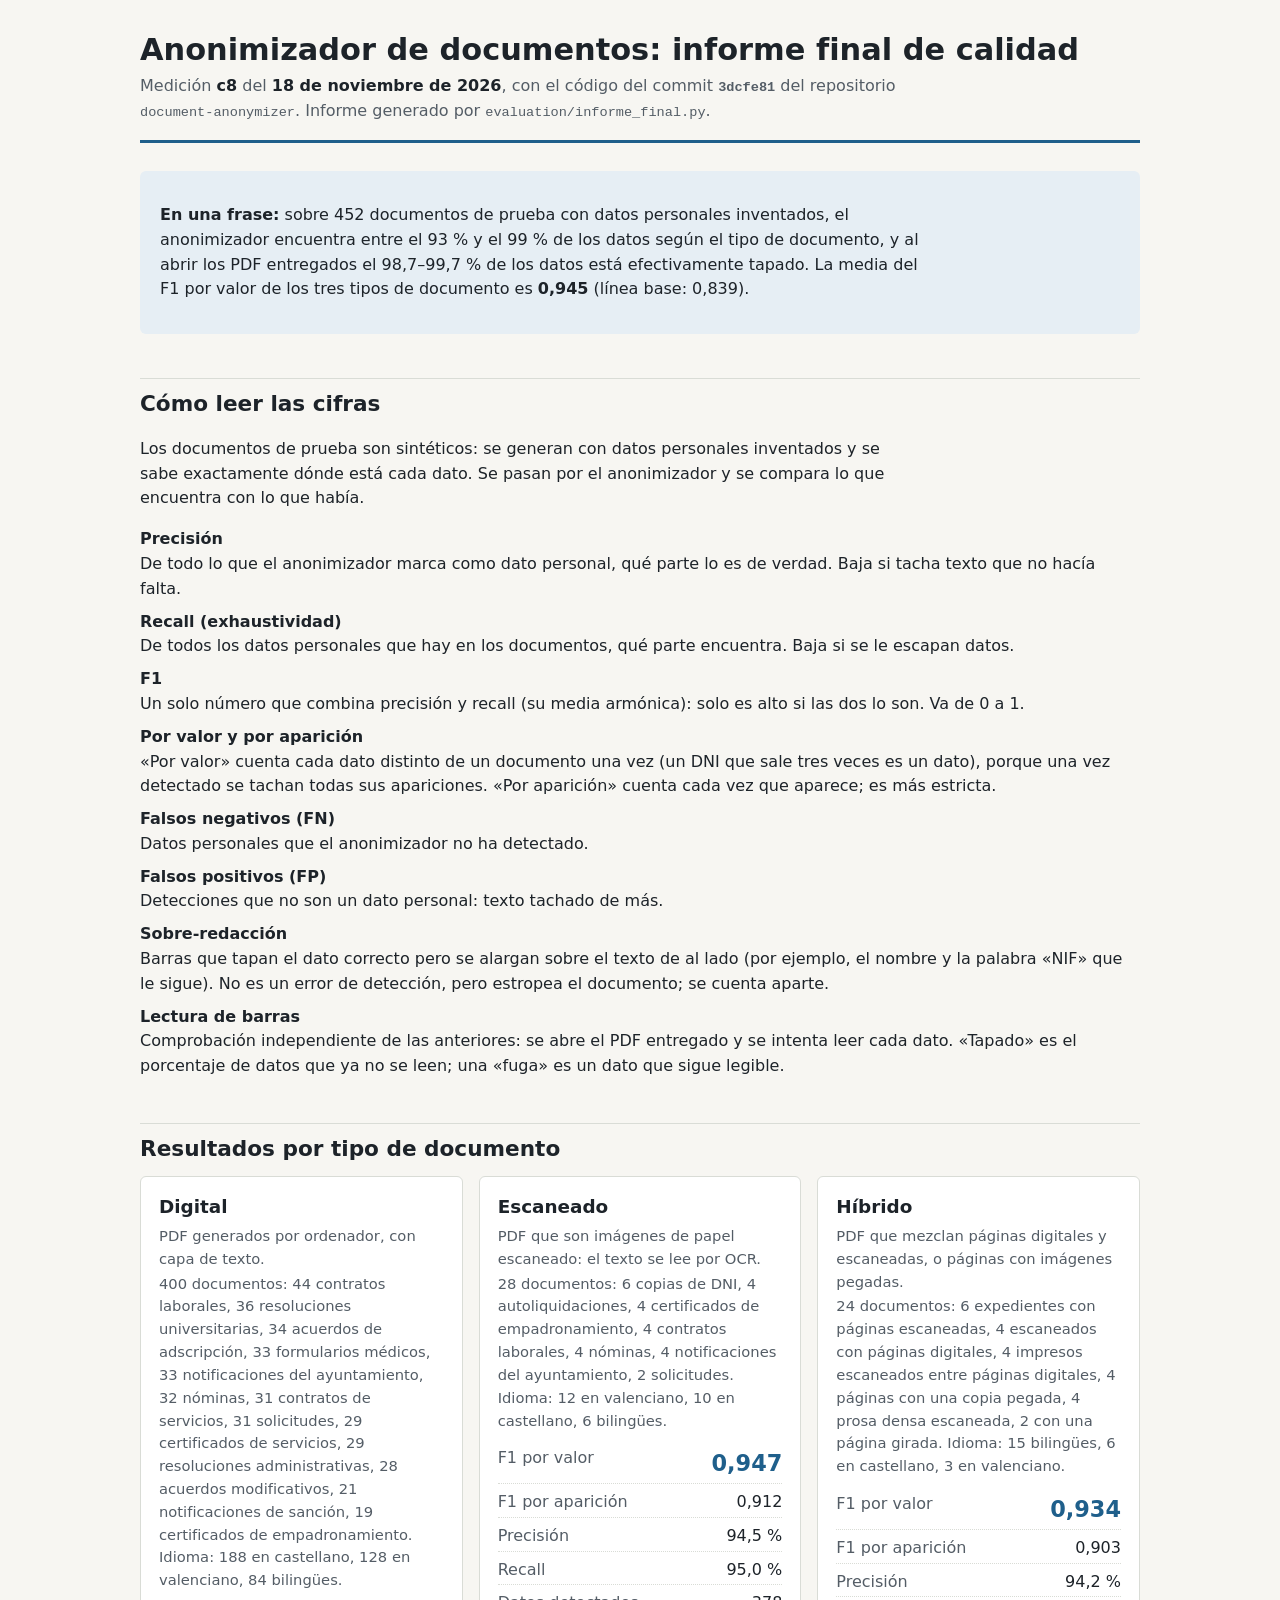
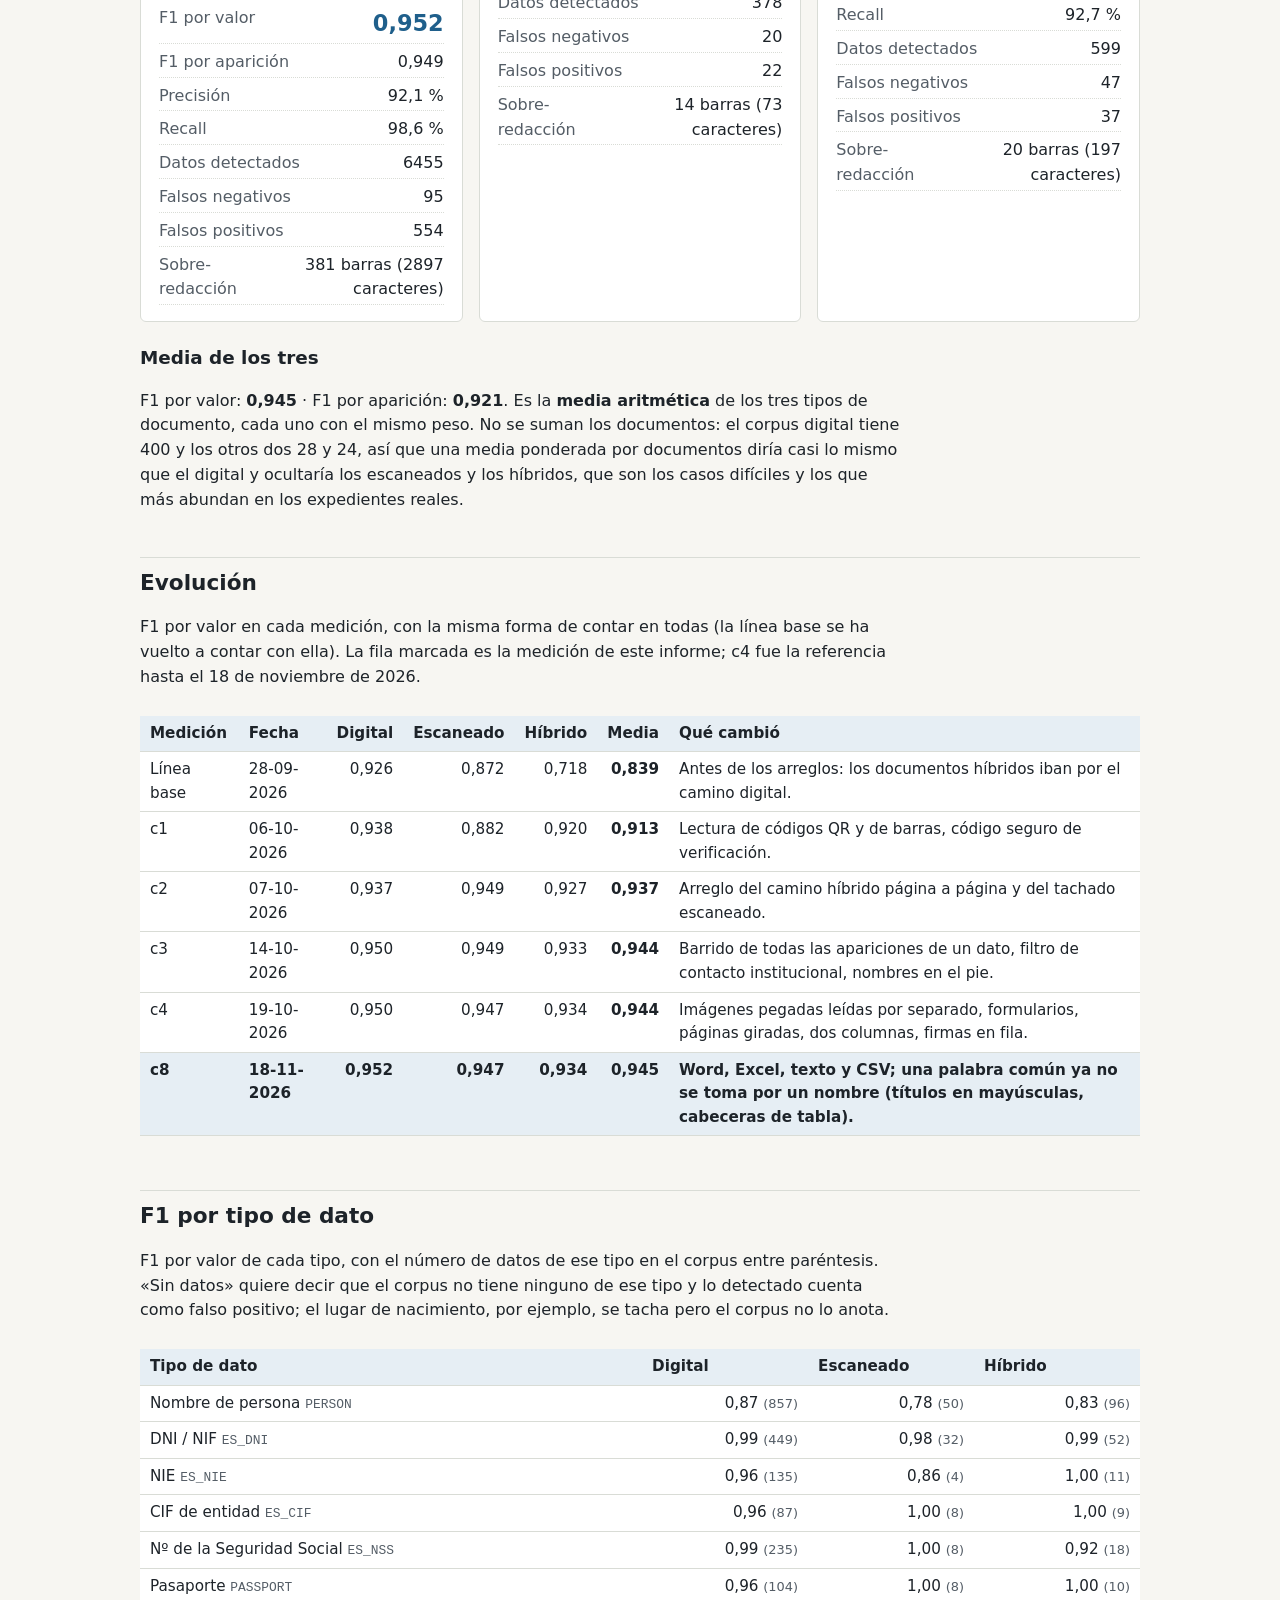
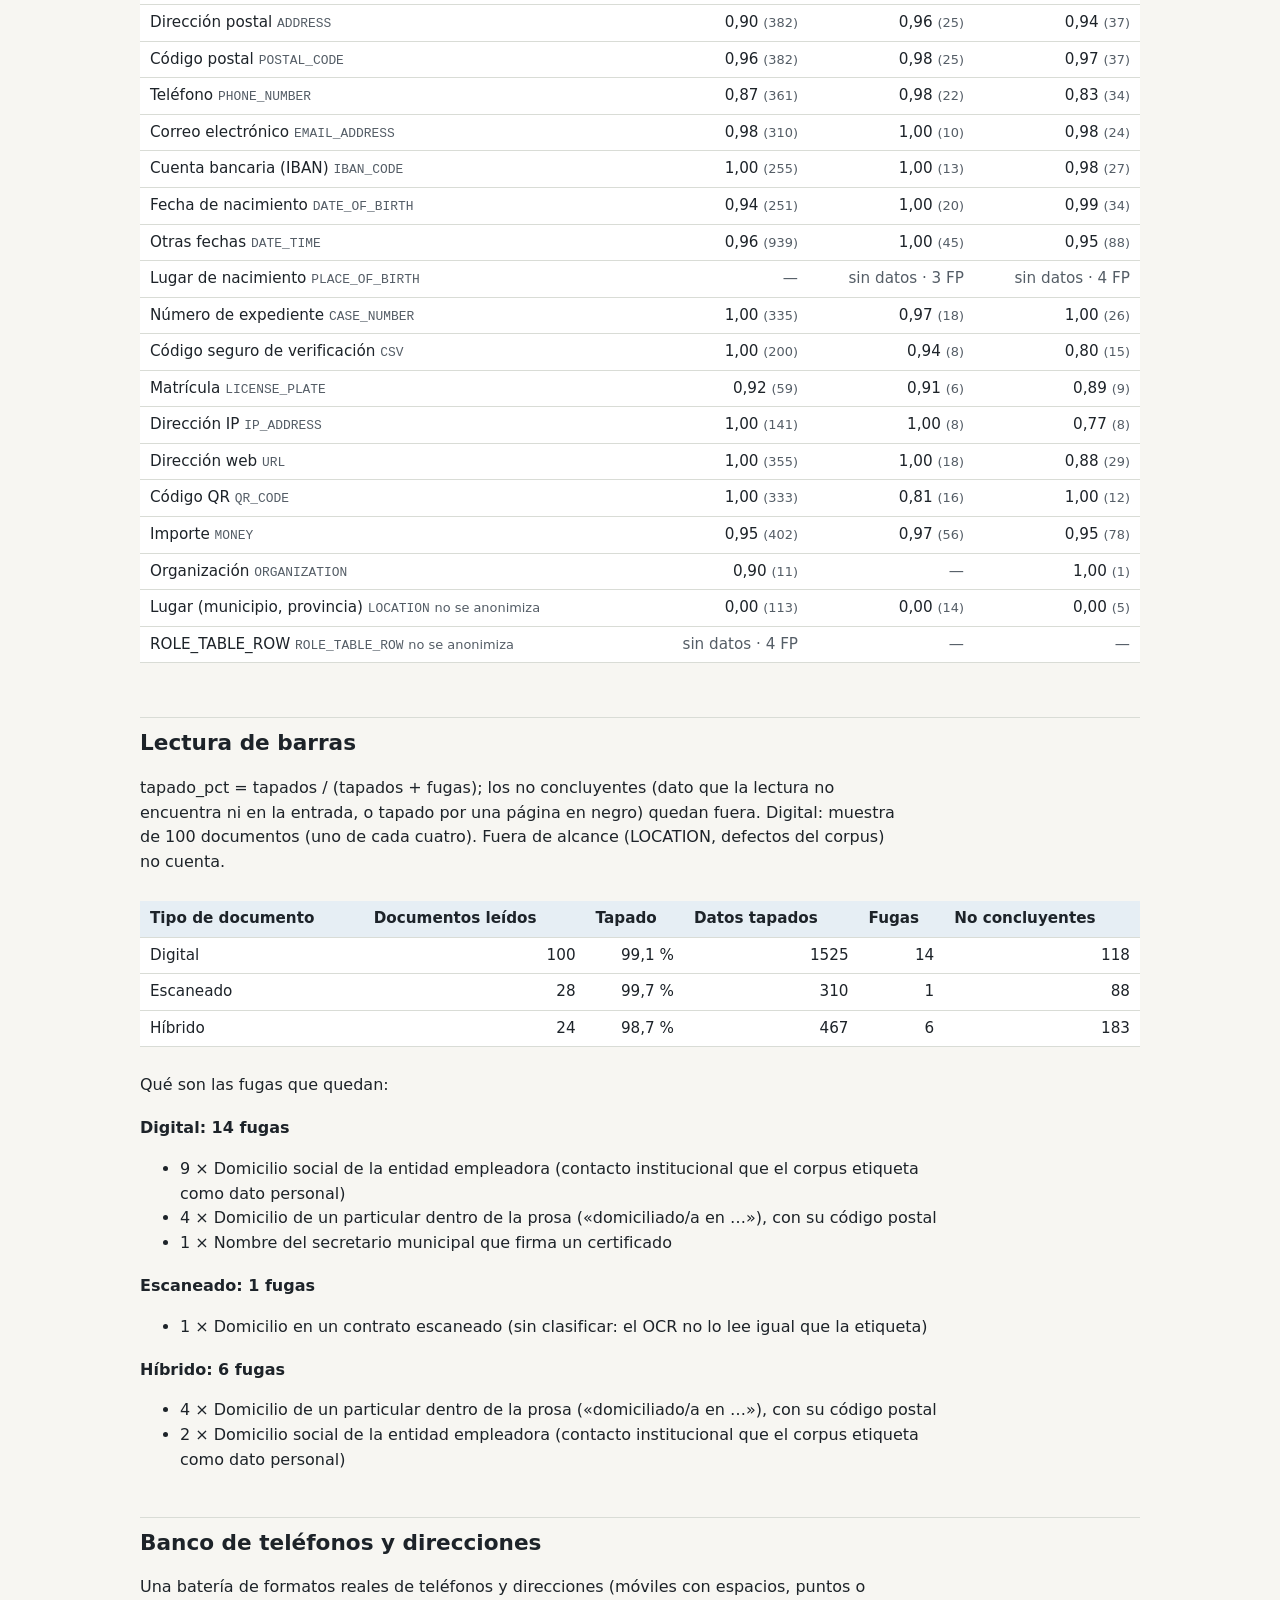
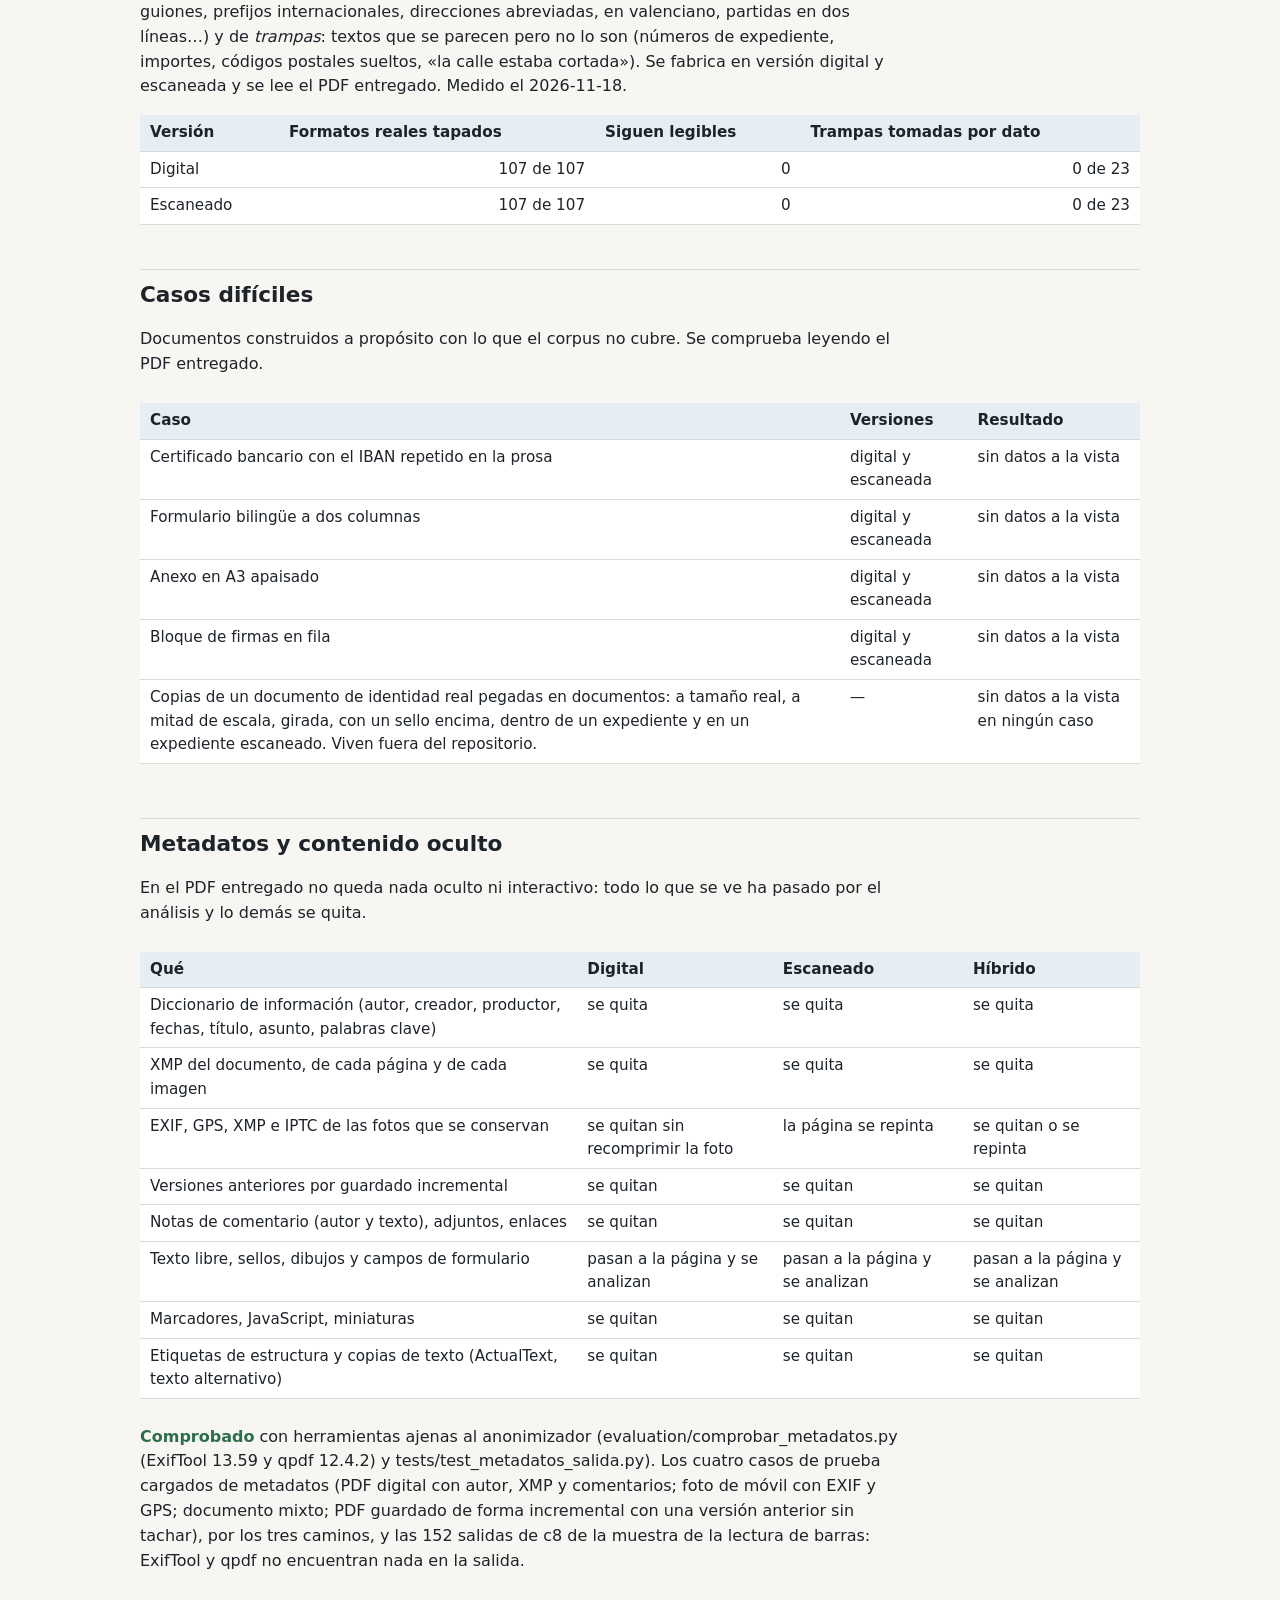
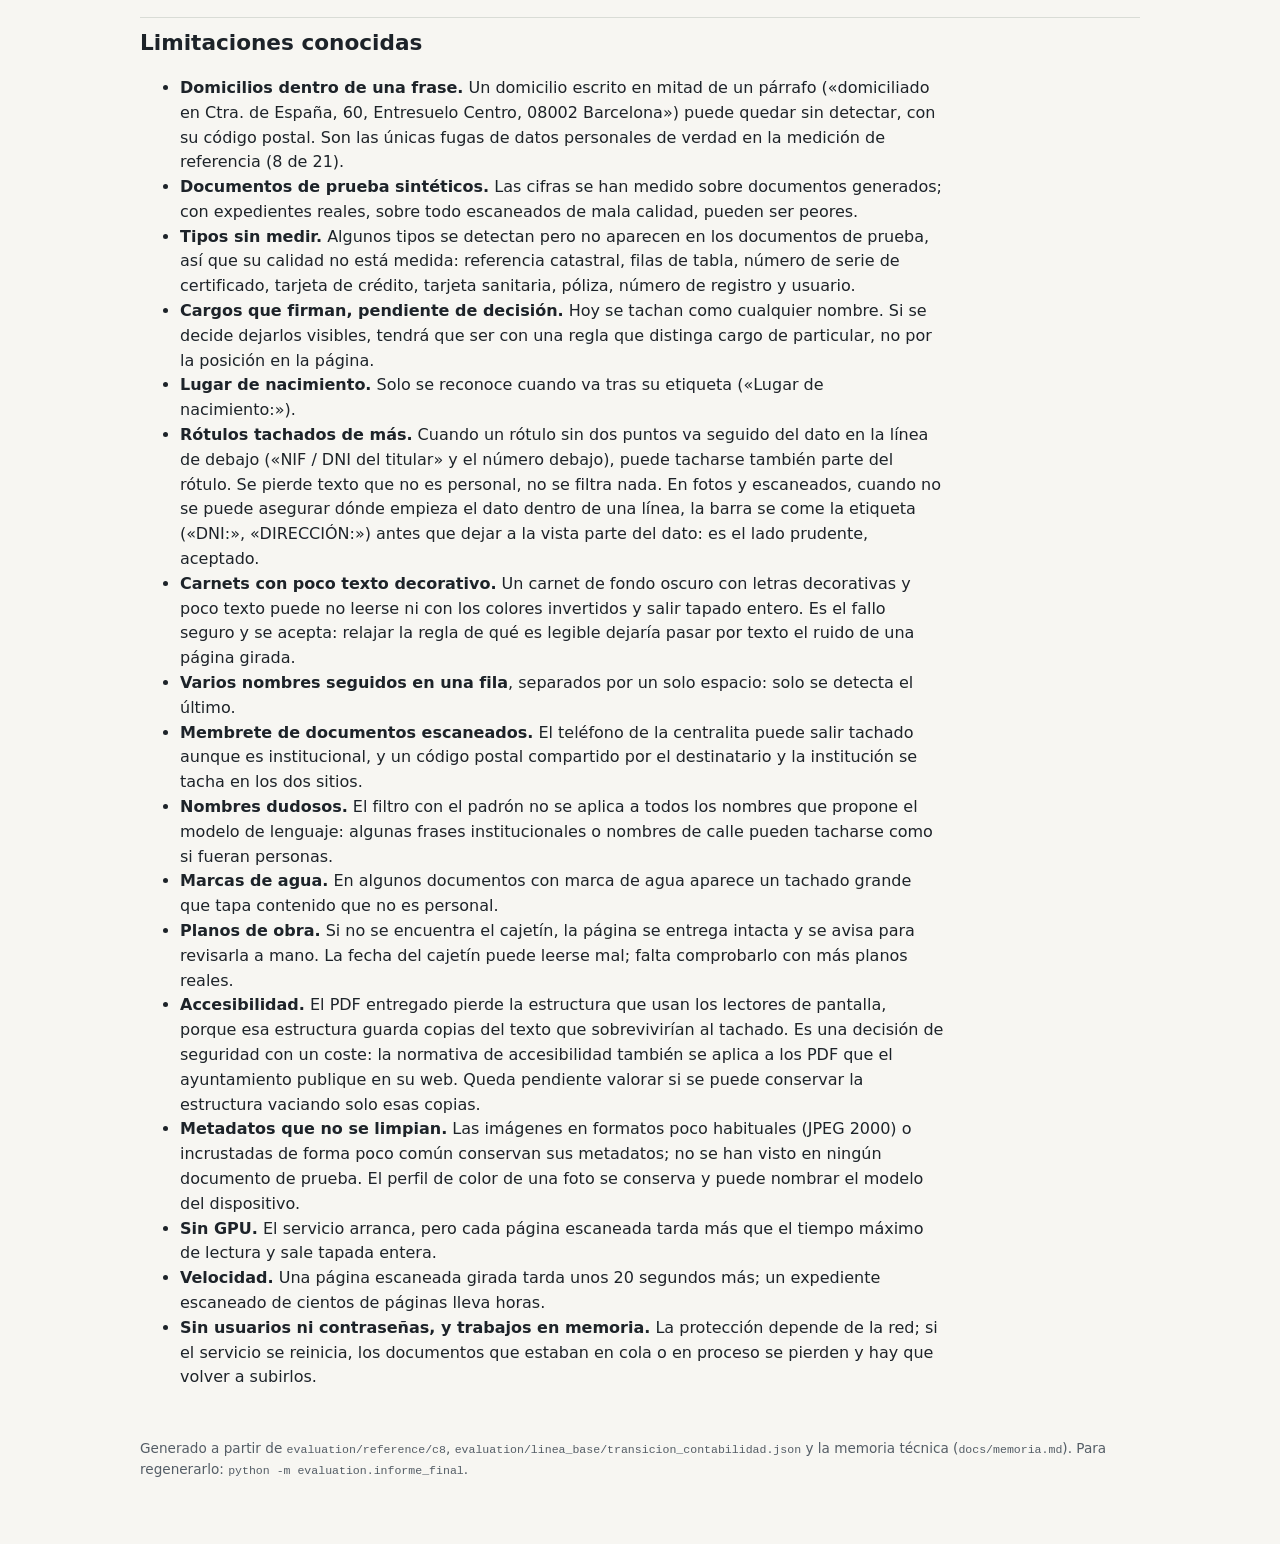
<file: evaluation/informe_final.html>
<!doctype html>
<html lang=es>
<head>
<meta charset=utf-8>
<meta name=viewport content="width=device-width, initial-scale=1">
<title>Anonimizador: informe final de calidad</title>
<style>
:root {
  --fondo: #f7f6f2; --papel: #ffffff; --tinta: #1d2329; --suave: #545d66; --linea: #d9dcd6;
  --acento: #1f5f8b; --acento-suave: #e6eef4; --bien: #2c6e49; --aviso: #8a5a00;
}
@media (prefers-color-scheme: dark) {
  :root { --fondo: #15191d; --papel: #1d2328; --tinta: #e6e8e9; --suave: #a3abb2; --linea: #343c43;
          --acento: #7fb4d9; --acento-suave: #22313c; --bien: #7cc49a; --aviso: #e0b35a; }
}
* { box-sizing: border-box; }
body { margin: 0; background: var(--fondo); color: var(--tinta);
       font: 16px/1.55 "Segoe UI", system-ui, -apple-system, "Helvetica Neue", Arial, sans-serif; }
main { max-width: 1040px; margin: 0 auto; padding: 32px 20px 64px; }
header { border-bottom: 3px solid var(--acento); padding-bottom: 16px; margin-bottom: 28px; }
h1 { font-size: 1.9rem; margin: 0 0 6px; line-height: 1.2; }
h2 { font-size: 1.35rem; margin: 44px 0 10px; padding-top: 8px; border-top: 1px solid var(--linea); }
h3 { margin: 0 0 4px; font-size: 1.15rem; }
h4 { margin: 18px 0 4px; }
p, li { max-width: 75ch; }
.meta { color: var(--suave); margin: 0; }
.meta strong { color: var(--tinta); }
.resumen { background: var(--acento-suave); border-radius: 6px; padding: 16px 20px; }
.corpus-fila { display: grid; grid-template-columns: repeat(auto-fit, minmax(290px, 1fr)); gap: 16px; }
.corpus { background: var(--papel); border: 1px solid var(--linea); border-radius: 6px; padding: 16px 18px; }
.corpus .desc { color: var(--suave); font-size: .92rem; margin: 2px 0; }
dl { margin: 12px 0 0; display: grid; gap: 4px; }
dl div { display: flex; justify-content: space-between; gap: 12px; border-bottom: 1px dotted var(--linea); padding: 2px 0; }
dt { color: var(--suave); }
dd { margin: 0; font-variant-numeric: tabular-nums; text-align: right; }
dd.grande { font-size: 1.4rem; font-weight: 600; color: var(--acento); }
.tabla { overflow-x: auto; }
table { border-collapse: collapse; width: 100%; background: var(--papel); margin: 10px 0; font-size: .95rem; }
th, td { border-bottom: 1px solid var(--linea); padding: 6px 10px; text-align: left; vertical-align: top; }
thead th { background: var(--acento-suave); font-weight: 600; }
tbody th { font-weight: 500; }
td.n { text-align: right; font-variant-numeric: tabular-nums; white-space: nowrap; }
td.vacio { color: var(--suave); }
tr.final th, tr.final td { background: var(--acento-suave); font-weight: 600; }
.nota { color: var(--suave); font-size: .85em; font-weight: normal; }
code { font-family: Consolas, "Courier New", monospace; font-size: .85em; color: var(--suave); }
.glosario dt { font-weight: 600; color: var(--tinta); margin-top: 8px; }
.glosario dd { text-align: left; margin: 0 0 4px; color: var(--tinta); }
.glosario { display: block; }
.ok { color: var(--bien); font-weight: 600; }
footer { margin-top: 48px; color: var(--suave); font-size: .85rem; }
@media print { body { background: #fff; } h2 { break-after: avoid; } .corpus, table { break-inside: avoid; } }
</style>
</head>
<body>
<main>
<header>
  <h1>Anonimizador de documentos: informe final de calidad</h1>
  <p class=meta>Medición <strong>c8</strong> del <strong>18 de noviembre de 2026</strong>, con el código del commit
  <strong><code>3dcfe81</code></strong> del repositorio <code>document-anonymizer</code>.
  Informe generado por <code>evaluation/informe_final.py</code>.</p>
</header>

<section class=resumen>
<p><strong>En una frase:</strong> sobre 452 documentos de prueba con datos personales inventados, el
anonimizador encuentra entre el 93 % y el
99 % de los datos según el tipo de documento, y al
abrir los PDF entregados el 98,7–99,7 %
de los datos está efectivamente tapado. La media del F1 por valor de los tres tipos de documento es
<strong>0,945</strong> (línea base: 0,839).</p>
</section>

<h2>Cómo leer las cifras</h2>
<p>Los documentos de prueba son sintéticos: se generan con datos personales inventados y se sabe exactamente dónde
está cada dato. Se pasan por el anonimizador y se compara lo que encuentra con lo que había.</p>
<dl class=glosario>
  <dt>Precisión</dt><dd>De todo lo que el anonimizador marca como dato personal, qué parte lo es de verdad. Baja si tacha texto que no hacía falta.</dd>
  <dt>Recall (exhaustividad)</dt><dd>De todos los datos personales que hay en los documentos, qué parte encuentra. Baja si se le escapan datos.</dd>
  <dt>F1</dt><dd>Un solo número que combina precisión y recall (su media armónica): solo es alto si las dos lo son. Va de 0 a 1.</dd>
  <dt>Por valor y por aparición</dt><dd>«Por valor» cuenta cada dato distinto de un documento una vez (un DNI que sale tres veces es un dato), porque una vez detectado se tachan todas sus apariciones. «Por aparición» cuenta cada vez que aparece; es más estricta.</dd>
  <dt>Falsos negativos (FN)</dt><dd>Datos personales que el anonimizador no ha detectado.</dd>
  <dt>Falsos positivos (FP)</dt><dd>Detecciones que no son un dato personal: texto tachado de más.</dd>
  <dt>Sobre-redacción</dt><dd>Barras que tapan el dato correcto pero se alargan sobre el texto de al lado (por ejemplo, el nombre y la palabra «NIF» que le sigue). No es un error de detección, pero estropea el documento; se cuenta aparte.</dd>
  <dt>Lectura de barras</dt><dd>Comprobación independiente de las anteriores: se abre el PDF entregado y se intenta leer cada dato. «Tapado» es el porcentaje de datos que ya no se leen; una «fuga» es un dato que sigue legible.</dd>
</dl>

<h2>Resultados por tipo de documento</h2>
<div class=corpus-fila>
<section class=corpus>
  <h3>Digital</h3>
  <p class=desc>PDF generados por ordenador, con capa de texto.</p>
  <p class=desc>400 documentos: 44 contratos laborales, 36 resoluciones universitarias, 34 acuerdos de adscripción, 33 formularios médicos, 33 notificaciones del ayuntamiento, 32 nóminas, 31 contratos de servicios, 31 solicitudes, 29 certificados de servicios, 29 resoluciones administrativas, 28 acuerdos modificativos, 21 notificaciones de sanción, 19 certificados de empadronamiento. Idioma: 188 en castellano, 128 en valenciano, 84 bilingües.</p>
  <dl>
    <div><dt>F1 por valor</dt><dd class=grande>0,952</dd></div>
    <div><dt>F1 por aparición</dt><dd>0,949</dd></div>
    <div><dt>Precisión</dt><dd>92,1 %</dd></div>
    <div><dt>Recall</dt><dd>98,6 %</dd></div>
    <div><dt>Datos detectados</dt><dd>6455</dd></div>
    <div><dt>Falsos negativos</dt><dd>95</dd></div>
    <div><dt>Falsos positivos</dt><dd>554</dd></div>
    <div><dt>Sobre-redacción</dt><dd>381 barras (2897 caracteres)</dd></div>
  </dl>
</section>
<section class=corpus>
  <h3>Escaneado</h3>
  <p class=desc>PDF que son imágenes de papel escaneado: el texto se lee por OCR.</p>
  <p class=desc>28 documentos: 6 copias de DNI, 4 autoliquidaciones, 4 certificados de empadronamiento, 4 contratos laborales, 4 nóminas, 4 notificaciones del ayuntamiento, 2 solicitudes. Idioma: 12 en valenciano, 10 en castellano, 6 bilingües.</p>
  <dl>
    <div><dt>F1 por valor</dt><dd class=grande>0,947</dd></div>
    <div><dt>F1 por aparición</dt><dd>0,912</dd></div>
    <div><dt>Precisión</dt><dd>94,5 %</dd></div>
    <div><dt>Recall</dt><dd>95,0 %</dd></div>
    <div><dt>Datos detectados</dt><dd>378</dd></div>
    <div><dt>Falsos negativos</dt><dd>20</dd></div>
    <div><dt>Falsos positivos</dt><dd>22</dd></div>
    <div><dt>Sobre-redacción</dt><dd>14 barras (73 caracteres)</dd></div>
  </dl>
</section>
<section class=corpus>
  <h3>Híbrido</h3>
  <p class=desc>PDF que mezclan páginas digitales y escaneadas, o páginas con imágenes pegadas.</p>
  <p class=desc>24 documentos: 6 expedientes con páginas escaneadas, 4 escaneados con páginas digitales, 4 impresos escaneados entre páginas digitales, 4 páginas con una copia pegada, 4 prosa densa escaneada, 2 con una página girada. Idioma: 15 bilingües, 6 en castellano, 3 en valenciano.</p>
  <dl>
    <div><dt>F1 por valor</dt><dd class=grande>0,934</dd></div>
    <div><dt>F1 por aparición</dt><dd>0,903</dd></div>
    <div><dt>Precisión</dt><dd>94,2 %</dd></div>
    <div><dt>Recall</dt><dd>92,7 %</dd></div>
    <div><dt>Datos detectados</dt><dd>599</dd></div>
    <div><dt>Falsos negativos</dt><dd>47</dd></div>
    <div><dt>Falsos positivos</dt><dd>37</dd></div>
    <div><dt>Sobre-redacción</dt><dd>20 barras (197 caracteres)</dd></div>
  </dl>
</section></div>

<h3 style="margin-top:22px">Media de los tres</h3>
<p>F1 por valor: <strong>0,945</strong> · F1 por aparición: <strong>0,921</strong>.
Es la <strong>media aritmética</strong> de los tres tipos de documento, cada uno con el mismo peso. No se suman
los documentos: el corpus digital tiene 400 y los otros dos 28 y 24, así que una media ponderada por documentos
diría casi lo mismo que el digital y ocultaría los escaneados y los híbridos, que son los casos difíciles y los
que más abundan en los expedientes reales.</p>

<h2>Evolución</h2>
<p>F1 por valor en cada medición, con la misma forma de contar en todas (la línea base se ha vuelto a contar con
ella). La fila marcada es la medición de este informe; c4 fue la referencia hasta el 18 de noviembre de 2026.</p>
<div class=tabla><table>
<thead><tr><th>Medición</th><th>Fecha</th><th>Digital</th><th>Escaneado</th><th>Híbrido</th><th>Media</th><th>Qué cambió</th></tr></thead>
<tbody><tr><th>Línea base</th><td>28-09-2026</td><td class=n>0,926</td><td class=n>0,872</td><td class=n>0,718</td><td class=n><strong>0,839</strong></td><td>Antes de los arreglos: los documentos híbridos iban por el camino digital.</td></tr><tr><th>c1</th><td>06-10-2026</td><td class=n>0,938</td><td class=n>0,882</td><td class=n>0,920</td><td class=n><strong>0,913</strong></td><td>Lectura de códigos QR y de barras, código seguro de verificación.</td></tr><tr><th>c2</th><td>07-10-2026</td><td class=n>0,937</td><td class=n>0,949</td><td class=n>0,927</td><td class=n><strong>0,937</strong></td><td>Arreglo del camino híbrido página a página y del tachado escaneado.</td></tr><tr><th>c3</th><td>14-10-2026</td><td class=n>0,950</td><td class=n>0,949</td><td class=n>0,933</td><td class=n><strong>0,944</strong></td><td>Barrido de todas las apariciones de un dato, filtro de contacto institucional, nombres en el pie.</td></tr><tr><th>c4</th><td>19-10-2026</td><td class=n>0,950</td><td class=n>0,947</td><td class=n>0,934</td><td class=n><strong>0,944</strong></td><td>Imágenes pegadas leídas por separado, formularios, páginas giradas, dos columnas, firmas en fila.</td></tr><tr class=final><th>c8</th><td>18-11-2026</td><td class=n>0,952</td><td class=n>0,947</td><td class=n>0,934</td><td class=n><strong>0,945</strong></td><td>Word, Excel, texto y CSV; una palabra común ya no se toma por un nombre (títulos en mayúsculas, cabeceras de tabla).</td></tr></tbody></table></div>

<h2>F1 por tipo de dato</h2>
<p>F1 por valor de cada tipo, con el número de datos de ese tipo en el corpus entre paréntesis. «Sin datos» quiere
decir que el corpus no tiene ninguno de ese tipo y lo detectado cuenta como falso positivo; el lugar de nacimiento,
por ejemplo, se tacha pero el corpus no lo anota.</p>
<div class=tabla><table>
<thead><tr><th>Tipo de dato</th><th>Digital</th><th>Escaneado</th><th>Híbrido</th></tr></thead>
<tbody><tr><th>Nombre de persona <code>PERSON</code></th><td class=n>0,87 <span class=nota>(857)</span></td><td class=n>0,78 <span class=nota>(50)</span></td><td class=n>0,83 <span class=nota>(96)</span></td></tr><tr><th>DNI / NIF <code>ES_DNI</code></th><td class=n>0,99 <span class=nota>(449)</span></td><td class=n>0,98 <span class=nota>(32)</span></td><td class=n>0,99 <span class=nota>(52)</span></td></tr><tr><th>NIE <code>ES_NIE</code></th><td class=n>0,96 <span class=nota>(135)</span></td><td class=n>0,86 <span class=nota>(4)</span></td><td class=n>1,00 <span class=nota>(11)</span></td></tr><tr><th>CIF de entidad <code>ES_CIF</code></th><td class=n>0,96 <span class=nota>(87)</span></td><td class=n>1,00 <span class=nota>(8)</span></td><td class=n>1,00 <span class=nota>(9)</span></td></tr><tr><th>Nº de la Seguridad Social <code>ES_NSS</code></th><td class=n>0,99 <span class=nota>(235)</span></td><td class=n>1,00 <span class=nota>(8)</span></td><td class=n>0,92 <span class=nota>(18)</span></td></tr><tr><th>Pasaporte <code>PASSPORT</code></th><td class=n>0,96 <span class=nota>(104)</span></td><td class=n>1,00 <span class=nota>(8)</span></td><td class=n>1,00 <span class=nota>(10)</span></td></tr><tr><th>Dirección postal <code>ADDRESS</code></th><td class=n>0,90 <span class=nota>(382)</span></td><td class=n>0,96 <span class=nota>(25)</span></td><td class=n>0,94 <span class=nota>(37)</span></td></tr><tr><th>Código postal <code>POSTAL_CODE</code></th><td class=n>0,96 <span class=nota>(382)</span></td><td class=n>0,98 <span class=nota>(25)</span></td><td class=n>0,97 <span class=nota>(37)</span></td></tr><tr><th>Teléfono <code>PHONE_NUMBER</code></th><td class=n>0,87 <span class=nota>(361)</span></td><td class=n>0,98 <span class=nota>(22)</span></td><td class=n>0,83 <span class=nota>(34)</span></td></tr><tr><th>Correo electrónico <code>EMAIL_ADDRESS</code></th><td class=n>0,98 <span class=nota>(310)</span></td><td class=n>1,00 <span class=nota>(10)</span></td><td class=n>0,98 <span class=nota>(24)</span></td></tr><tr><th>Cuenta bancaria (IBAN) <code>IBAN_CODE</code></th><td class=n>1,00 <span class=nota>(255)</span></td><td class=n>1,00 <span class=nota>(13)</span></td><td class=n>0,98 <span class=nota>(27)</span></td></tr><tr><th>Fecha de nacimiento <code>DATE_OF_BIRTH</code></th><td class=n>0,94 <span class=nota>(251)</span></td><td class=n>1,00 <span class=nota>(20)</span></td><td class=n>0,99 <span class=nota>(34)</span></td></tr><tr><th>Otras fechas <code>DATE_TIME</code></th><td class=n>0,96 <span class=nota>(939)</span></td><td class=n>1,00 <span class=nota>(45)</span></td><td class=n>0,95 <span class=nota>(88)</span></td></tr><tr><th>Lugar de nacimiento <code>PLACE_OF_BIRTH</code></th><td class='n vacio'>—</td><td class='n vacio'>sin datos · 3 FP</td><td class='n vacio'>sin datos · 4 FP</td></tr><tr><th>Número de expediente <code>CASE_NUMBER</code></th><td class=n>1,00 <span class=nota>(335)</span></td><td class=n>0,97 <span class=nota>(18)</span></td><td class=n>1,00 <span class=nota>(26)</span></td></tr><tr><th>Código seguro de verificación <code>CSV</code></th><td class=n>1,00 <span class=nota>(200)</span></td><td class=n>0,94 <span class=nota>(8)</span></td><td class=n>0,80 <span class=nota>(15)</span></td></tr><tr><th>Matrícula <code>LICENSE_PLATE</code></th><td class=n>0,92 <span class=nota>(59)</span></td><td class=n>0,91 <span class=nota>(6)</span></td><td class=n>0,89 <span class=nota>(9)</span></td></tr><tr><th>Dirección IP <code>IP_ADDRESS</code></th><td class=n>1,00 <span class=nota>(141)</span></td><td class=n>1,00 <span class=nota>(8)</span></td><td class=n>0,77 <span class=nota>(8)</span></td></tr><tr><th>Dirección web <code>URL</code></th><td class=n>1,00 <span class=nota>(355)</span></td><td class=n>1,00 <span class=nota>(18)</span></td><td class=n>0,88 <span class=nota>(29)</span></td></tr><tr><th>Código QR <code>QR_CODE</code></th><td class=n>1,00 <span class=nota>(333)</span></td><td class=n>0,81 <span class=nota>(16)</span></td><td class=n>1,00 <span class=nota>(12)</span></td></tr><tr><th>Importe <code>MONEY</code></th><td class=n>0,95 <span class=nota>(402)</span></td><td class=n>0,97 <span class=nota>(56)</span></td><td class=n>0,95 <span class=nota>(78)</span></td></tr><tr><th>Organización <code>ORGANIZATION</code></th><td class=n>0,90 <span class=nota>(11)</span></td><td class='n vacio'>—</td><td class=n>1,00 <span class=nota>(1)</span></td></tr><tr><th>Lugar (municipio, provincia) <code>LOCATION</code> <span class=nota>no se anonimiza</span></th><td class=n>0,00 <span class=nota>(113)</span></td><td class=n>0,00 <span class=nota>(14)</span></td><td class=n>0,00 <span class=nota>(5)</span></td></tr><tr><th>ROLE_TABLE_ROW <code>ROLE_TABLE_ROW</code> <span class=nota>no se anonimiza</span></th><td class='n vacio'>sin datos · 4 FP</td><td class='n vacio'>—</td><td class='n vacio'>—</td></tr></tbody></table></div>

<h2>Lectura de barras</h2>
<p>tapado_pct = tapados / (tapados + fugas); los no concluyentes (dato que la lectura no encuentra ni en la entrada, o tapado por una página en negro) quedan fuera.  Digital: muestra de 100 documentos (uno de cada cuatro).  Fuera de alcance (LOCATION, defectos del corpus) no cuenta.</p>
<div class=tabla><table>
<thead><tr><th>Tipo de documento</th><th>Documentos leídos</th><th>Tapado</th><th>Datos tapados</th><th>Fugas</th><th>No concluyentes</th></tr></thead>
<tbody><tr><th>Digital</th><td class=n>100</td><td class=n>99,1 %</td><td class=n>1525</td><td class=n>14</td><td class=n>118</td></tr><tr><th>Escaneado</th><td class=n>28</td><td class=n>99,7 %</td><td class=n>310</td><td class=n>1</td><td class=n>88</td></tr><tr><th>Híbrido</th><td class=n>24</td><td class=n>98,7 %</td><td class=n>467</td><td class=n>6</td><td class=n>183</td></tr></tbody></table></div>
<p>Qué son las fugas que quedan:</p>
<h4>Digital: 14 fugas</h4><ul><li>9 × Domicilio social de la entidad empleadora (contacto institucional que el corpus etiqueta como dato personal)</li><li>4 × Domicilio de un particular dentro de la prosa («domiciliado/a en …»), con su código postal</li><li>1 × Nombre del secretario municipal que firma un certificado</li></ul><h4>Escaneado: 1 fugas</h4><ul><li>1 × Domicilio en un contrato escaneado (sin clasificar: el OCR no lo lee igual que la etiqueta)</li></ul><h4>Híbrido: 6 fugas</h4><ul><li>4 × Domicilio de un particular dentro de la prosa («domiciliado/a en …»), con su código postal</li><li>2 × Domicilio social de la entidad empleadora (contacto institucional que el corpus etiqueta como dato personal)</li></ul>

<h2>Banco de teléfonos y direcciones</h2>
<p>Una batería de formatos reales de teléfonos y direcciones (móviles con espacios, puntos o guiones, prefijos internacionales, direcciones abreviadas, en valenciano, partidas en dos líneas…) y de <em>trampas</em>: textos que se parecen pero no lo son (números de expediente, importes, códigos postales sueltos, «la calle estaba cortada»). Se fabrica en versión digital y escaneada y se lee el PDF entregado. Medido el 2026-11-18.</p><table><thead><tr><th>Versión</th><th>Formatos reales tapados</th><th>Siguen legibles</th><th>Trampas tomadas por dato</th></tr></thead><tbody><tr><td>Digital</td><td class=n>107 de 107</td><td class=n>0</td><td class=n>0 de 23</td></tr><tr><td>Escaneado</td><td class=n>107 de 107</td><td class=n>0</td><td class=n>0 de 23</td></tr></tbody></table>

<h2>Casos difíciles</h2>
<p>Documentos construidos a propósito con lo que el corpus no cubre. Se comprueba leyendo el PDF entregado.</p>
<div class=tabla><table><thead><tr><th>Caso</th><th>Versiones</th><th>Resultado</th></tr></thead>
<tbody><tr><td>Certificado bancario con el IBAN repetido en la prosa</td><td>digital y escaneada</td><td>sin datos a la vista</td></tr><tr><td>Formulario bilingüe a dos columnas</td><td>digital y escaneada</td><td>sin datos a la vista</td></tr><tr><td>Anexo en A3 apaisado</td><td>digital y escaneada</td><td>sin datos a la vista</td></tr><tr><td>Bloque de firmas en fila</td><td>digital y escaneada</td><td>sin datos a la vista</td></tr>
<tr><td>Copias de un documento de identidad real pegadas en documentos: a tamaño real, a mitad de escala, girada, con un sello encima, dentro de un expediente y en un expediente escaneado. Viven fuera del repositorio.</td><td>—</td><td>sin datos a la vista en ningún caso</td></tr></tbody></table></div>

<h2>Metadatos y contenido oculto</h2>
<p>En el PDF entregado no queda nada oculto ni interactivo: todo lo que se ve ha pasado por el análisis y lo demás se quita.</p>
<div class=tabla><table><thead><tr><th>Qué</th><th>Digital</th><th>Escaneado</th><th>Híbrido</th></tr></thead>
<tbody><tr><th>Diccionario de información (autor, creador, productor, fechas, título, asunto, palabras clave)</th><td>se quita</td><td>se quita</td><td>se quita</td></tr><tr><th>XMP del documento, de cada página y de cada imagen</th><td>se quita</td><td>se quita</td><td>se quita</td></tr><tr><th>EXIF, GPS, XMP e IPTC de las fotos que se conservan</th><td>se quitan sin recomprimir la foto</td><td>la página se repinta</td><td>se quitan o se repinta</td></tr><tr><th>Versiones anteriores por guardado incremental</th><td>se quitan</td><td>se quitan</td><td>se quitan</td></tr><tr><th>Notas de comentario (autor y texto), adjuntos, enlaces</th><td>se quitan</td><td>se quitan</td><td>se quitan</td></tr><tr><th>Texto libre, sellos, dibujos y campos de formulario</th><td>pasan a la página y se analizan</td><td>pasan a la página y se analizan</td><td>pasan a la página y se analizan</td></tr><tr><th>Marcadores, JavaScript, miniaturas</th><td>se quitan</td><td>se quitan</td><td>se quitan</td></tr><tr><th>Etiquetas de estructura y copias de texto (ActualText, texto alternativo)</th><td>se quitan</td><td>se quitan</td><td>se quitan</td></tr></tbody></table></div>
<p><span class=ok>Comprobado</span> con herramientas ajenas al anonimizador (evaluation/comprobar_metadatos.py (ExifTool 13.59 y qpdf 12.4.2) y tests/test_metadatos_salida.py). Los cuatro casos de prueba cargados de metadatos (PDF digital con autor, XMP y comentarios; foto de móvil con EXIF y GPS; documento mixto; PDF guardado de forma incremental con una versión anterior sin tachar), por los tres caminos, y las 152 salidas de c8 de la muestra de la lectura de barras: ExifTool y qpdf no encuentran nada en la salida.</p>

<h2>Limitaciones conocidas</h2>
<ul><li><strong>Domicilios dentro de una frase.</strong> Un domicilio escrito en mitad de un párrafo («domiciliado en Ctra. de España, 60, Entresuelo Centro, 08002 Barcelona») puede quedar sin detectar, con su código postal. Son las únicas fugas de datos personales de verdad en la medición de referencia (8 de 21).</li><li><strong>Documentos de prueba sintéticos.</strong> Las cifras se han medido sobre documentos generados; con expedientes reales, sobre todo escaneados de mala calidad, pueden ser peores.</li><li><strong>Tipos sin medir.</strong> Algunos tipos se detectan pero no aparecen en los documentos de prueba, así que su calidad no está medida: referencia catastral, filas de tabla, número de serie de certificado, tarjeta de crédito, tarjeta sanitaria, póliza, número de registro y usuario.</li><li><strong>Cargos que firman, pendiente de decisión.</strong> Hoy se tachan como cualquier nombre. Si se decide dejarlos visibles, tendrá que ser con una regla que distinga cargo de particular, no por la posición en la página.</li><li><strong>Lugar de nacimiento.</strong> Solo se reconoce cuando va tras su etiqueta («Lugar de nacimiento:»).</li><li><strong>Rótulos tachados de más.</strong> Cuando un rótulo sin dos puntos va seguido del dato en la línea de debajo («NIF / DNI del titular» y el número debajo), puede tacharse también parte del rótulo. Se pierde texto que no es personal, no se filtra nada. En fotos y escaneados, cuando no se puede asegurar dónde empieza el dato dentro de una línea, la barra se come la etiqueta («DNI:», «DIRECCIÓN:») antes que dejar a la vista parte del dato: es el lado prudente, aceptado.</li><li><strong>Carnets con poco texto decorativo.</strong> Un carnet de fondo oscuro con letras decorativas y poco texto puede no leerse ni con los colores invertidos y salir tapado entero. Es el fallo seguro y se acepta: relajar la regla de qué es legible dejaría pasar por texto el ruido de una página girada.</li><li><strong>Varios nombres seguidos en una fila</strong>, separados por un solo espacio: solo se detecta el último.</li><li><strong>Membrete de documentos escaneados.</strong> El teléfono de la centralita puede salir tachado aunque es institucional, y un código postal compartido por el destinatario y la institución se tacha en los dos sitios.</li><li><strong>Nombres dudosos.</strong> El filtro con el padrón no se aplica a todos los nombres que propone el modelo de lenguaje: algunas frases institucionales o nombres de calle pueden tacharse como si fueran personas.</li><li><strong>Marcas de agua.</strong> En algunos documentos con marca de agua aparece un tachado grande que tapa contenido que no es personal.</li><li><strong>Planos de obra.</strong> Si no se encuentra el cajetín, la página se entrega intacta y se avisa para revisarla a mano. La fecha del cajetín puede leerse mal; falta comprobarlo con más planos reales.</li><li><strong>Accesibilidad.</strong> El PDF entregado pierde la estructura que usan los lectores de pantalla, porque esa estructura guarda copias del texto que sobrevivirían al tachado. Es una decisión de seguridad con un coste: la normativa de accesibilidad también se aplica a los PDF que el ayuntamiento publique en su web. Queda pendiente valorar si se puede conservar la estructura vaciando solo esas copias.</li><li><strong>Metadatos que no se limpian.</strong> Las imágenes en formatos poco habituales (JPEG 2000) o incrustadas de forma poco común conservan sus metadatos; no se han visto en ningún documento de prueba. El perfil de color de una foto se conserva y puede nombrar el modelo del dispositivo.</li><li><strong>Sin GPU.</strong> El servicio arranca, pero cada página escaneada tarda más que el tiempo máximo de lectura y sale tapada entera.</li><li><strong>Velocidad.</strong> Una página escaneada girada tarda unos 20 segundos más; un expediente escaneado de cientos de páginas lleva horas.</li><li><strong>Sin usuarios ni contraseñas, y trabajos en memoria.</strong> La protección depende de la red; si el servicio se reinicia, los documentos que estaban en cola o en proceso se pierden y hay que volver a subirlos.</li></ul>

<footer>Generado a partir de <code>evaluation/reference/c8</code>,
<code>evaluation/linea_base/transicion_contabilidad.json</code> y la memoria técnica (<code>docs/memoria.md</code>).
Para regenerarlo: <code>python -m evaluation.informe_final</code>.</footer>
</main>
</body>
</html>
</file>
